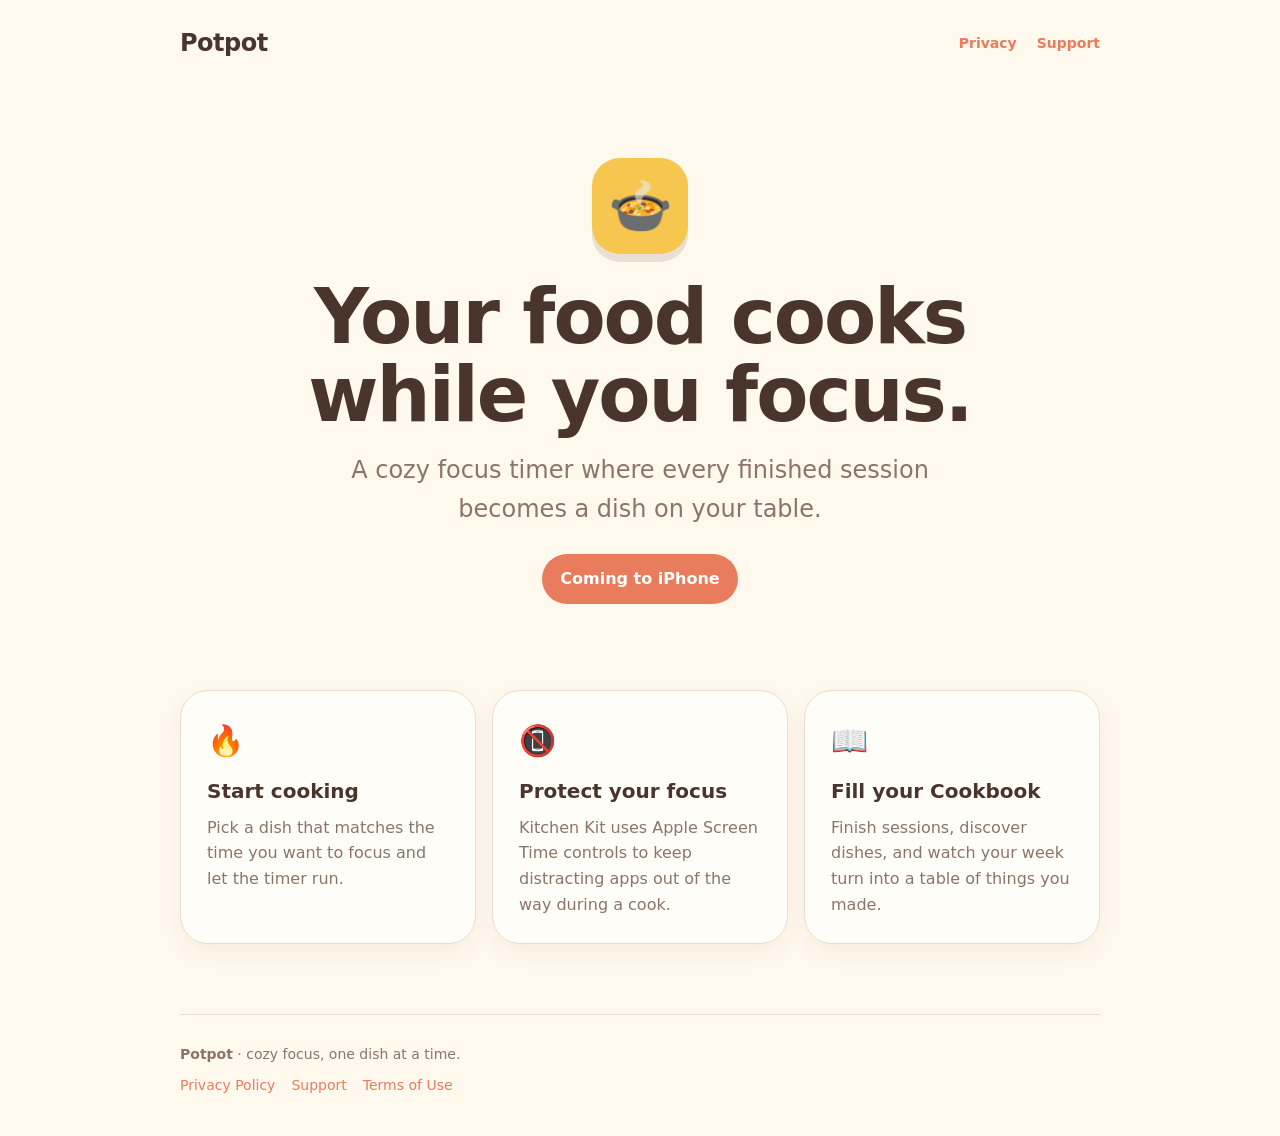
<file: index.html>
<!doctype html>
<html lang="en">
<head>
  <meta charset="utf-8" />
  <meta name="viewport" content="width=device-width,initial-scale=1" />
  <title>Potpot — Focus while your food cooks</title>
  <meta name="description" content="Potpot turns focus time into cozy cooking sessions. Stay focused, finish your dish, and fill your Cookbook." />
  <link rel="stylesheet" href="styles.css" />
</head>
<body>
  <div class="wrap">
    <nav>
      <div class="brand">Potpot</div>
      <div class="navlinks"><a href="privacy.html">Privacy</a><a href="support.html">Support</a></div>
    </nav>
    <main>
      <section class="hero">
        <div class="pot">🍲</div>
        <h1>Your food cooks<br>while you focus.</h1>
        <p class="tagline">A cozy focus timer where every finished session becomes a dish on your table.</p>
        <span class="pill">Coming to iPhone</span>
      </section>
      <section class="grid">
        <article class="card"><div class="emoji">🔥</div><h3>Start cooking</h3><p>Pick a dish that matches the time you want to focus and let the timer run.</p></article>
        <article class="card"><div class="emoji">📵</div><h3>Protect your focus</h3><p>Kitchen Kit uses Apple Screen Time controls to keep distracting apps out of the way during a cook.</p></article>
        <article class="card"><div class="emoji">📖</div><h3>Fill your Cookbook</h3><p>Finish sessions, discover dishes, and watch your week turn into a table of things you made.</p></article>
      </section>
    </main>
    <footer>
      <strong>Potpot</strong> · cozy focus, one dish at a time.
      <div class="footerlinks"><a href="privacy.html">Privacy Policy</a><a href="support.html">Support</a><a href="https://www.apple.com/legal/internet-services/itunes/dev/stdeula/">Terms of Use</a></div>
    </footer>
  </div>
</body>
</html>
</file>
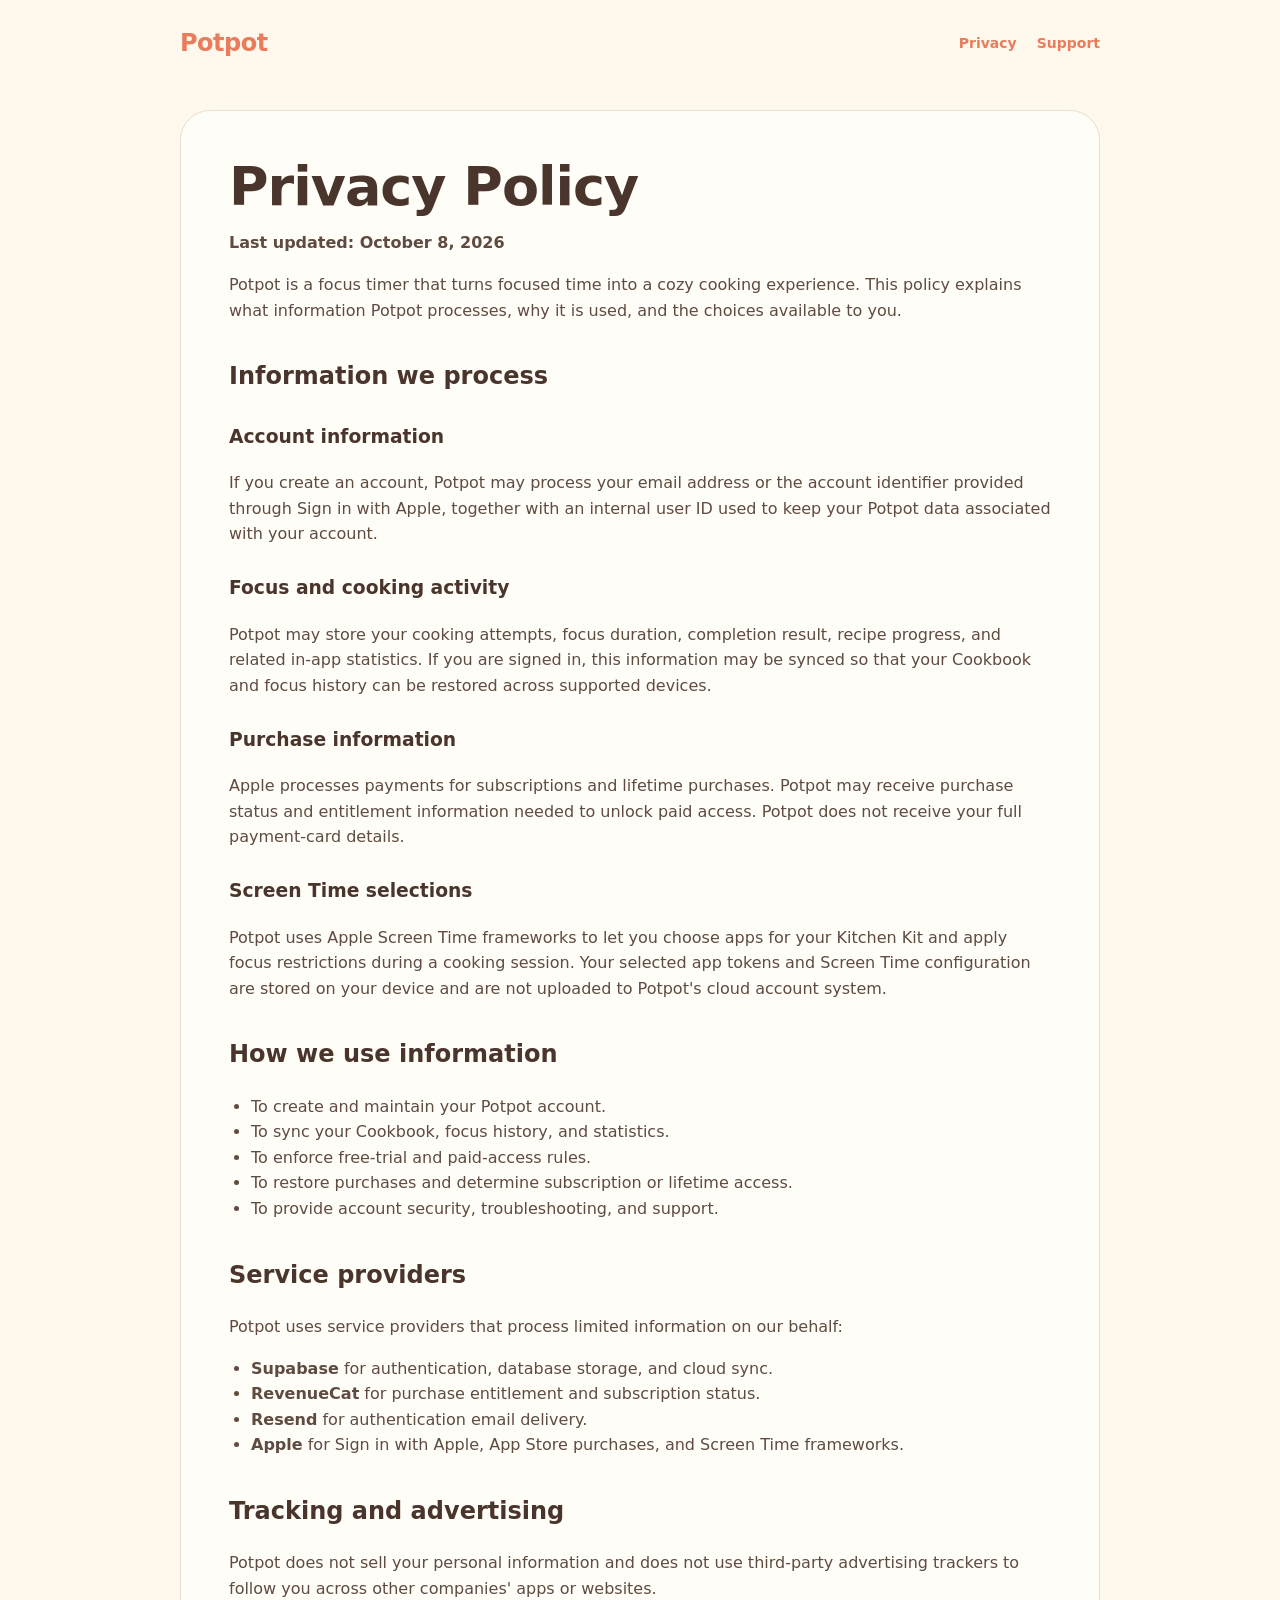
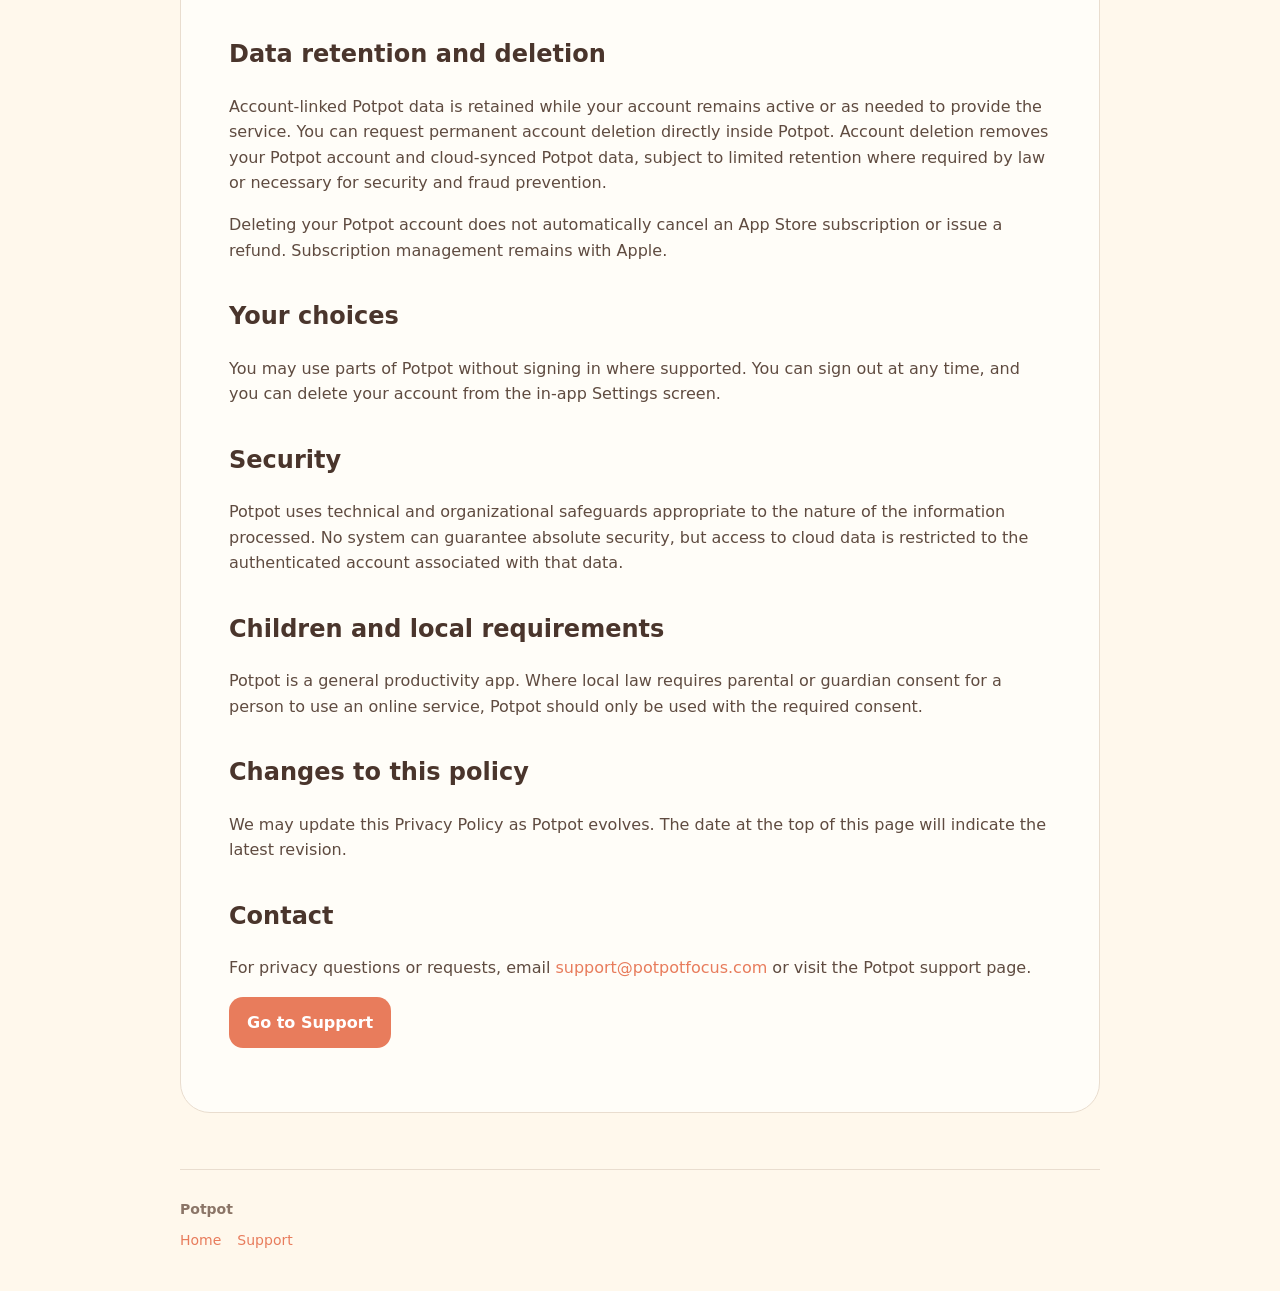
<file: privacy.html>
<!doctype html>
<html lang="en">
<head>
  <meta charset="utf-8" />
  <meta name="viewport" content="width=device-width,initial-scale=1" />
  <title>Privacy Policy — Potpot</title>
  <meta name="description" content="Potpot Privacy Policy" />
  <link rel="stylesheet" href="styles.css" />
</head>
<body>
  <div class="wrap">
    <nav><a class="brand" href="index.html">Potpot</a><div class="navlinks"><a href="privacy.html">Privacy</a><a href="support.html">Support</a></div></nav>
    <main class="content">
      <h1>Privacy Policy</h1>
      <p><strong>Last updated: October 8, 2026</strong></p>
      <p>Potpot is a focus timer that turns focused time into a cozy cooking experience. This policy explains what information Potpot processes, why it is used, and the choices available to you.</p>

      <h2>Information we process</h2>
      <h3>Account information</h3>
      <p>If you create an account, Potpot may process your email address or the account identifier provided through Sign in with Apple, together with an internal user ID used to keep your Potpot data associated with your account.</p>

      <h3>Focus and cooking activity</h3>
      <p>Potpot may store your cooking attempts, focus duration, completion result, recipe progress, and related in-app statistics. If you are signed in, this information may be synced so that your Cookbook and focus history can be restored across supported devices.</p>

      <h3>Purchase information</h3>
      <p>Apple processes payments for subscriptions and lifetime purchases. Potpot may receive purchase status and entitlement information needed to unlock paid access. Potpot does not receive your full payment-card details.</p>

      <h3>Screen Time selections</h3>
      <p>Potpot uses Apple Screen Time frameworks to let you choose apps for your Kitchen Kit and apply focus restrictions during a cooking session. Your selected app tokens and Screen Time configuration are stored on your device and are not uploaded to Potpot's cloud account system.</p>

      <h2>How we use information</h2>
      <ul>
        <li>To create and maintain your Potpot account.</li>
        <li>To sync your Cookbook, focus history, and statistics.</li>
        <li>To enforce free-trial and paid-access rules.</li>
        <li>To restore purchases and determine subscription or lifetime access.</li>
        <li>To provide account security, troubleshooting, and support.</li>
      </ul>

      <h2>Service providers</h2>
      <p>Potpot uses service providers that process limited information on our behalf:</p>
      <ul>
        <li><strong>Supabase</strong> for authentication, database storage, and cloud sync.</li>
        <li><strong>RevenueCat</strong> for purchase entitlement and subscription status.</li>
        <li><strong>Resend</strong> for authentication email delivery.</li>
        <li><strong>Apple</strong> for Sign in with Apple, App Store purchases, and Screen Time frameworks.</li>
      </ul>

      <h2>Tracking and advertising</h2>
      <p>Potpot does not sell your personal information and does not use third-party advertising trackers to follow you across other companies' apps or websites.</p>

      <h2>Data retention and deletion</h2>
      <p>Account-linked Potpot data is retained while your account remains active or as needed to provide the service. You can request permanent account deletion directly inside Potpot. Account deletion removes your Potpot account and cloud-synced Potpot data, subject to limited retention where required by law or necessary for security and fraud prevention.</p>
      <p>Deleting your Potpot account does not automatically cancel an App Store subscription or issue a refund. Subscription management remains with Apple.</p>

      <h2>Your choices</h2>
      <p>You may use parts of Potpot without signing in where supported. You can sign out at any time, and you can delete your account from the in-app Settings screen.</p>

      <h2>Security</h2>
      <p>Potpot uses technical and organizational safeguards appropriate to the nature of the information processed. No system can guarantee absolute security, but access to cloud data is restricted to the authenticated account associated with that data.</p>

      <h2>Children and local requirements</h2>
      <p>Potpot is a general productivity app. Where local law requires parental or guardian consent for a person to use an online service, Potpot should only be used with the required consent.</p>

      <h2>Changes to this policy</h2>
      <p>We may update this Privacy Policy as Potpot evolves. The date at the top of this page will indicate the latest revision.</p>

      <h2>Contact</h2>
      <p>For privacy questions or requests, email <a href="mailto:support@potpotfocus.com">support@potpotfocus.com</a> or visit the Potpot support page.</p>
      <p><a class="button" href="support.html">Go to Support</a></p>
    </main>
    <footer><strong>Potpot</strong><div class="footerlinks"><a href="index.html">Home</a><a href="support.html">Support</a></div></footer>
  </div>
</body>
</html>
</file>
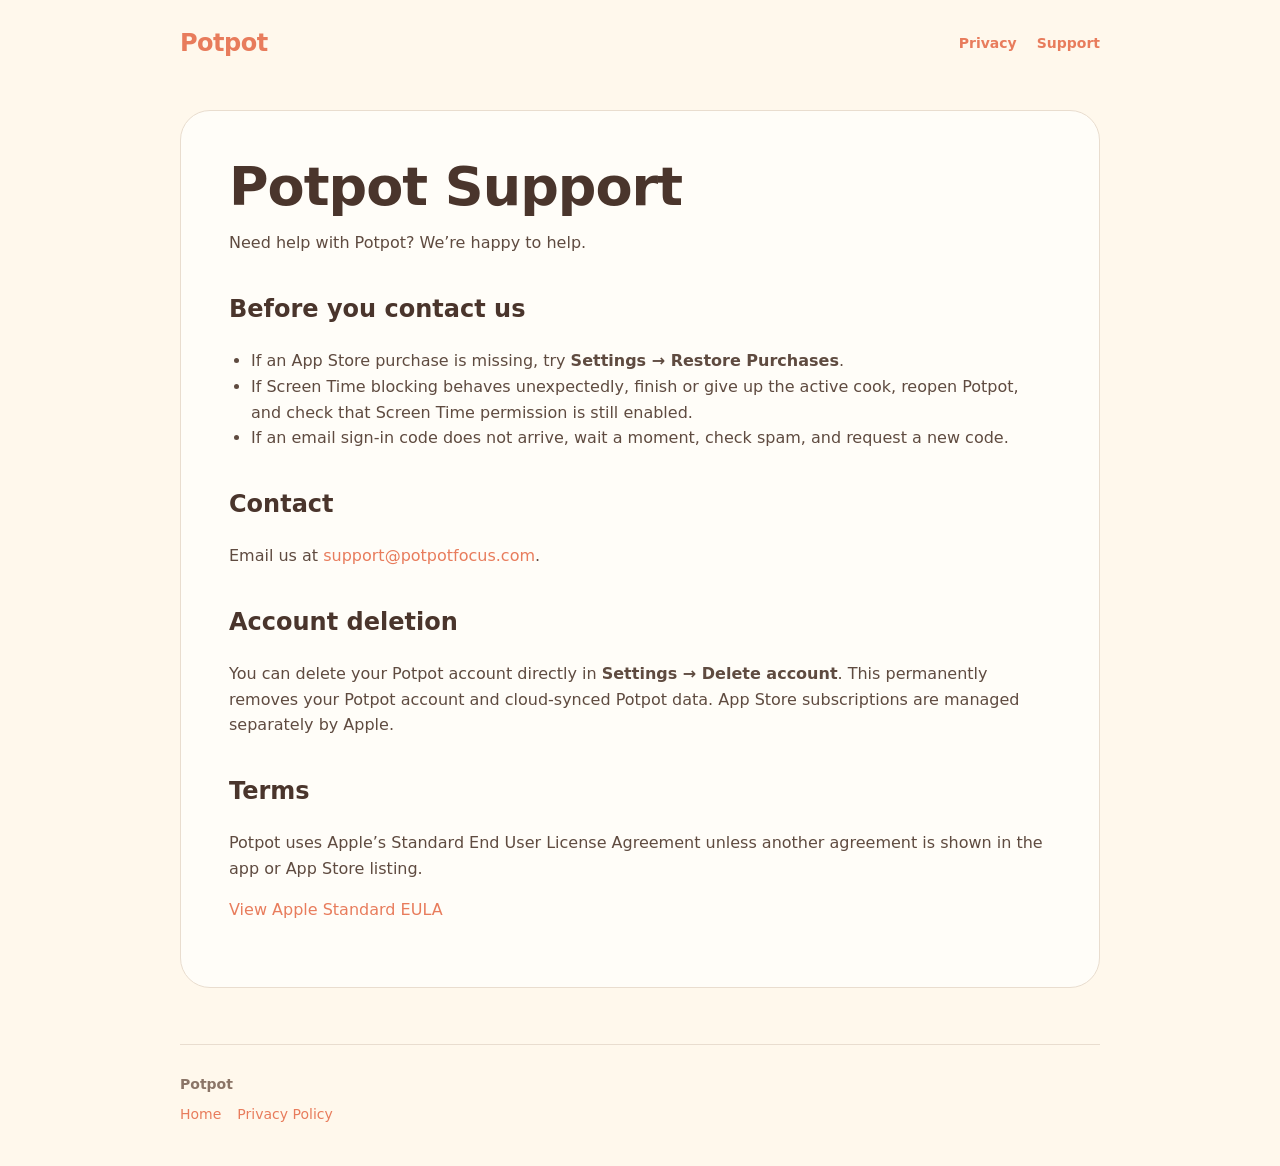
<file: support.html>
<!doctype html>
<html lang="en">
<head>
  <meta charset="utf-8" />
  <meta name="viewport" content="width=device-width,initial-scale=1" />
  <title>Support — Potpot</title>
  <meta name="description" content="Get support for Potpot." />
  <link rel="stylesheet" href="styles.css" />
</head>
<body>
  <div class="wrap">
    <nav><a class="brand" href="index.html">Potpot</a><div class="navlinks"><a href="privacy.html">Privacy</a><a href="support.html">Support</a></div></nav>
    <main class="content">
      <h1>Potpot Support</h1>
      <p>Need help with Potpot? We’re happy to help.</p>

      <h2>Before you contact us</h2>
      <ul>
        <li>If an App Store purchase is missing, try <strong>Settings → Restore Purchases</strong>.</li>
        <li>If Screen Time blocking behaves unexpectedly, finish or give up the active cook, reopen Potpot, and check that Screen Time permission is still enabled.</li>
        <li>If an email sign-in code does not arrive, wait a moment, check spam, and request a new code.</li>
      </ul>

      <h2>Contact</h2>
      <p>Email us at <a href="mailto:support@potpotfocus.com">support@potpotfocus.com</a>.</p>

      <h2>Account deletion</h2>
      <p>You can delete your Potpot account directly in <strong>Settings → Delete account</strong>. This permanently removes your Potpot account and cloud-synced Potpot data. App Store subscriptions are managed separately by Apple.</p>

      <h2>Terms</h2>
      <p>Potpot uses Apple’s Standard End User License Agreement unless another agreement is shown in the app or App Store listing.</p>
      <p><a href="https://www.apple.com/legal/internet-services/itunes/dev/stdeula/">View Apple Standard EULA</a></p>
    </main>
    <footer><strong>Potpot</strong><div class="footerlinks"><a href="index.html">Home</a><a href="privacy.html">Privacy Policy</a></div></footer>
  </div>
</body>
</html>
</file>
<file: styles.css>
:root {
  --cream: #FFF8EC;
  --paper: #FFFDF8;
  --ink: #4A352C;
  --soft-ink: #8B7567;
  --terracotta: #E87C5C;
  --peach: #F7B49F;
  --mustard: #F6C64F;
  --line: #E9DDCF;
  --green: #7FA56A;
}
* { box-sizing: border-box; }
html { scroll-behavior: smooth; }
body {
  margin: 0;
  background: var(--cream);
  color: var(--ink);
  font-family: ui-rounded, "SF Pro Rounded", "Avenir Next", system-ui, -apple-system, BlinkMacSystemFont, "Segoe UI", sans-serif;
  line-height: 1.6;
}
a { color: var(--terracotta); text-decoration: none; }
a:hover { text-decoration: underline; }
.wrap { width: min(920px, calc(100% - 40px)); margin: 0 auto; }
nav { display:flex; justify-content:space-between; align-items:center; padding:24px 0; }
.brand { font-weight: 850; font-size: 24px; letter-spacing: -0.5px; }
.navlinks { display:flex; gap:20px; font-weight:650; font-size:14px; }
.hero { padding: 72px 0 56px; text-align:center; }
.pot { width: 96px; height: 96px; border-radius: 28px; display:grid; place-items:center; margin:0 auto 24px; background:var(--mustard); font-size:52px; box-shadow: 0 8px 0 rgba(74,53,44,.12); }
h1 { font-size: clamp(44px, 8vw, 76px); line-height: 1.02; margin: 0; letter-spacing: -2px; }
.tagline { max-width:680px; margin:18px auto 0; font-size: clamp(18px, 3vw, 24px); color:var(--soft-ink); }
.pill { display:inline-block; margin-top:26px; padding:12px 18px; background:var(--terracotta); color:white; border-radius:999px; font-weight:750; }
.grid { display:grid; grid-template-columns: repeat(3, 1fr); gap:16px; margin: 30px 0 70px; }
.card { background:var(--paper); border:1px solid var(--line); border-radius:28px; padding:26px; box-shadow: 0 8px 24px rgba(74,53,44,.05); }
.card .emoji { font-size:30px; }
.card h3 { margin:10px 0 8px; font-size:20px; }
.card p { margin:0; color:var(--soft-ink); }
.content { background:var(--paper); border:1px solid var(--line); border-radius:30px; padding: clamp(24px, 5vw, 48px); margin: 24px 0 56px; }
.content h1 { font-size: clamp(36px, 6vw, 54px); letter-spacing:-1px; }
.content h2 { margin-top:34px; font-size:24px; }
.content h3 { margin-top:26px; }
.content p, .content li { color:#5f4b40; }
.content ul { padding-left:22px; }
.note { background:#FFF4DE; border:1px solid #F1D59B; padding:16px 18px; border-radius:18px; }
.button { display:inline-block; padding:13px 18px; background:var(--terracotta); color:white; border-radius:14px; font-weight:750; }
footer { border-top:1px solid var(--line); padding:28px 0 40px; color:var(--soft-ink); font-size:14px; }
.footerlinks { display:flex; flex-wrap:wrap; gap:16px; margin-top:8px; }
@media (max-width: 700px) {
  .grid { grid-template-columns: 1fr; }
  .navlinks { gap:12px; }
  nav { align-items:flex-start; }
  .hero { padding-top:48px; }
}
</file>
